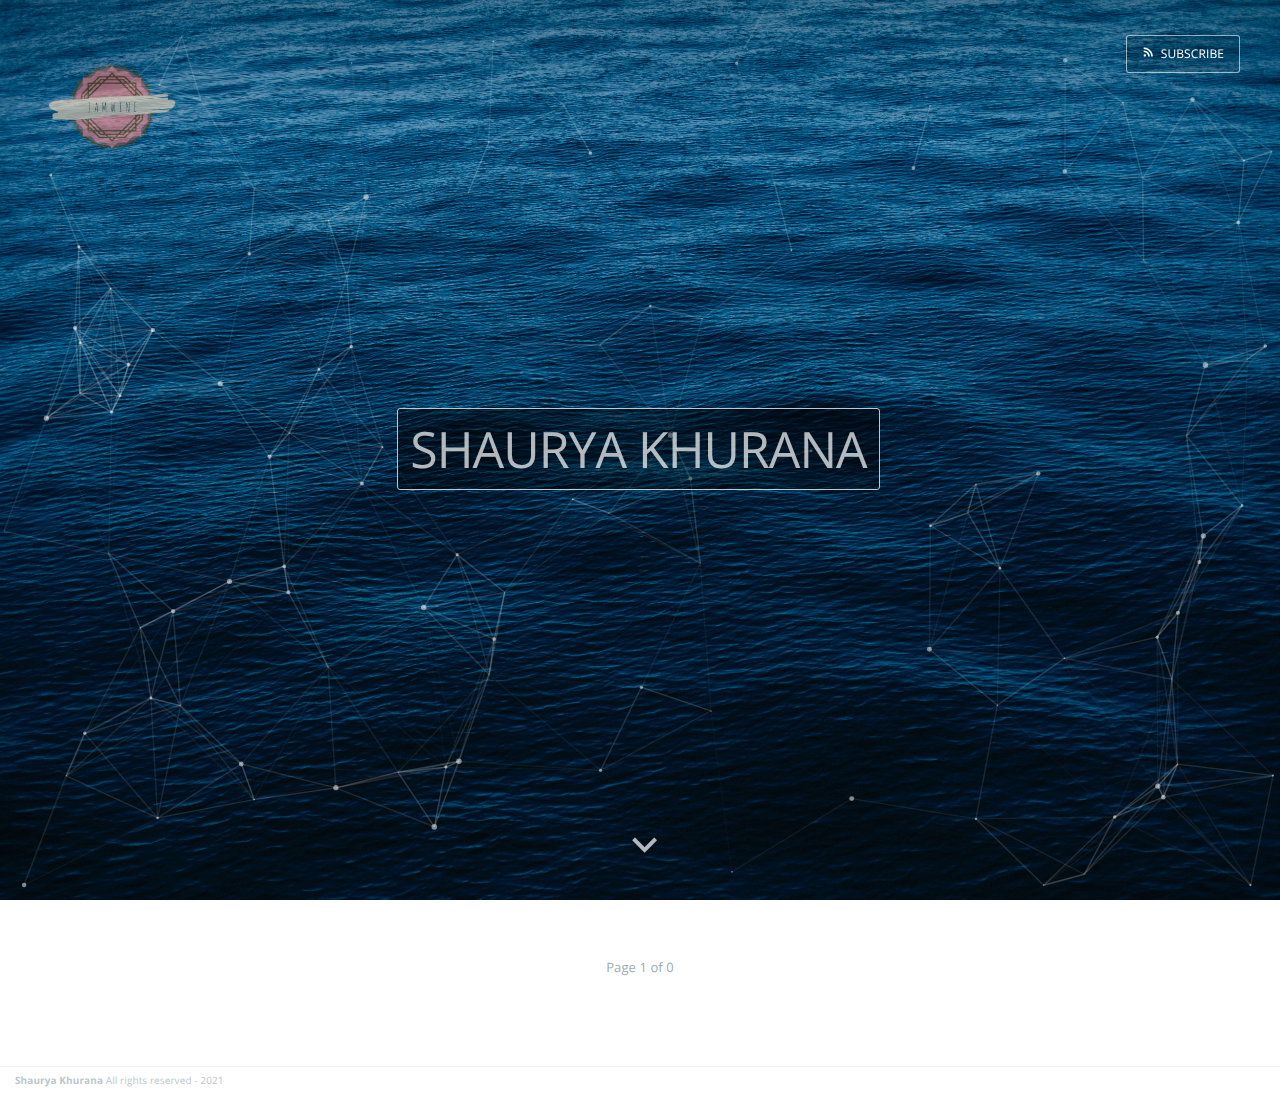
<file: categories/index.html>
<!DOCTYPE html>
<html lang="en-us">

<head>
    <meta charset="utf-8" />
    <meta http-equiv="X-UA-Compatible" content="IE=edge" />

  	<meta property="og:title" content=" Categories &middot;  Shaurya Khurana" />
  	<meta property="og:site_name" content="Shaurya Khurana" />
  	<meta property="og:url" content="https://jamwine.github.io/categories/" />
    
    
    <meta property="og:type" content="website" />
    

  <title>
     Categories &middot;  Shaurya Khurana
  </title>

    <meta name="description" content="Blog" />

    <meta name="HandheldFriendly" content="True" />
    <meta name="viewport" content="width=device-width, initial-scale=1.0" />

    <link rel="shortcut icon" href="https://jamwine.github.io/images/favicon.ico">
	  <link rel="apple-touch-icon" href="https://jamwine.github.io/images/apple-touch-icon.png" />
    
    <link rel="stylesheet" type="text/css" href="https://jamwine.github.io/css/screen.css" />
    <link rel="stylesheet" type="text/css" href="//fonts.googleapis.com/css?family=Merriweather:300,700,700italic,300italic|Open+Sans:700,400|Inconsolata" />


    
      
          <link href="https://jamwine.github.io/index.xml" rel="alternate" type="application/rss+xml" title="Shaurya Khurana" />
      
      
        <link href="https://jamwine.github.io/categories/index.xml" rel="alternate" type="application/rss+xml" title="Categories &middot; Shaurya Khurana" />
      
    
    <meta name="generator" content="Hugo 0.82.0" />

    <link rel="canonical" href="https://jamwine.github.io/categories/" />

     
</head>
<body class="nav-closed">
<div id="particles-js"></div>
  


 <div class="site-wrapper">




	<header class="main-header" style="background-image: url(https://jamwine.github.io/images/ocean.jpg)">

    <nav class="main-nav overlay clearfix">
      
        <a class="blog-logo" href="https://jamwine.github.io/"><img src="https://jamwine.github.io/images/jamwine1.png" alt="Home" /></a>
      
      
        
          <a class="menu-button icon-feed" href="https://jamwine.github.io/categories/index.xml">&nbsp;&nbsp;Subscribe</a>
        
      
    </nav>
    <div class="vertical">

        <div class="main-header-content inner">
            <h1 class="page-title">

              <a class="btn-bootstrap-2" href="#content">Shaurya Khurana</a>
          </h1>
        </div>
</div>
    <a class="scroll-down icon-arrow-left" href="#content"><span class="hidden">Scroll Down</span></a>
</header>

<main id="content" class="content" role="main">
    
    
    
    

	<div class="extra-pagination inner">
    <nav class="pagination" role="navigation">
	
	<span class="page-number">Page 1 of 0</span>
	
</nav>

	</div>

	

	<nav class="pagination" role="navigation">
	
	<span class="page-number">Page 1 of 0</span>
	
</nav>

</main>



    <footer class="site-footer clearfix">
        <section class="copyright"><a href="">Shaurya Khurana</a> All rights reserved - 2021</section>
        
    </footer>
    </div>
    <script type="text/javascript" src="https://jamwine.github.io/js/jquery.js"></script>
    <script type="text/javascript" src="https://jamwine.github.io/js/jquery.fitvids.js"></script>
    <script type="text/javascript" src="https://jamwine.github.io/js/index.js"></script>
    <script src="https://jamwine.github.io/js/particles.min.js"></script>
    <script src="https://jamwine.github.io/js/particles.js"></script>  

</body>
</html>
</file>
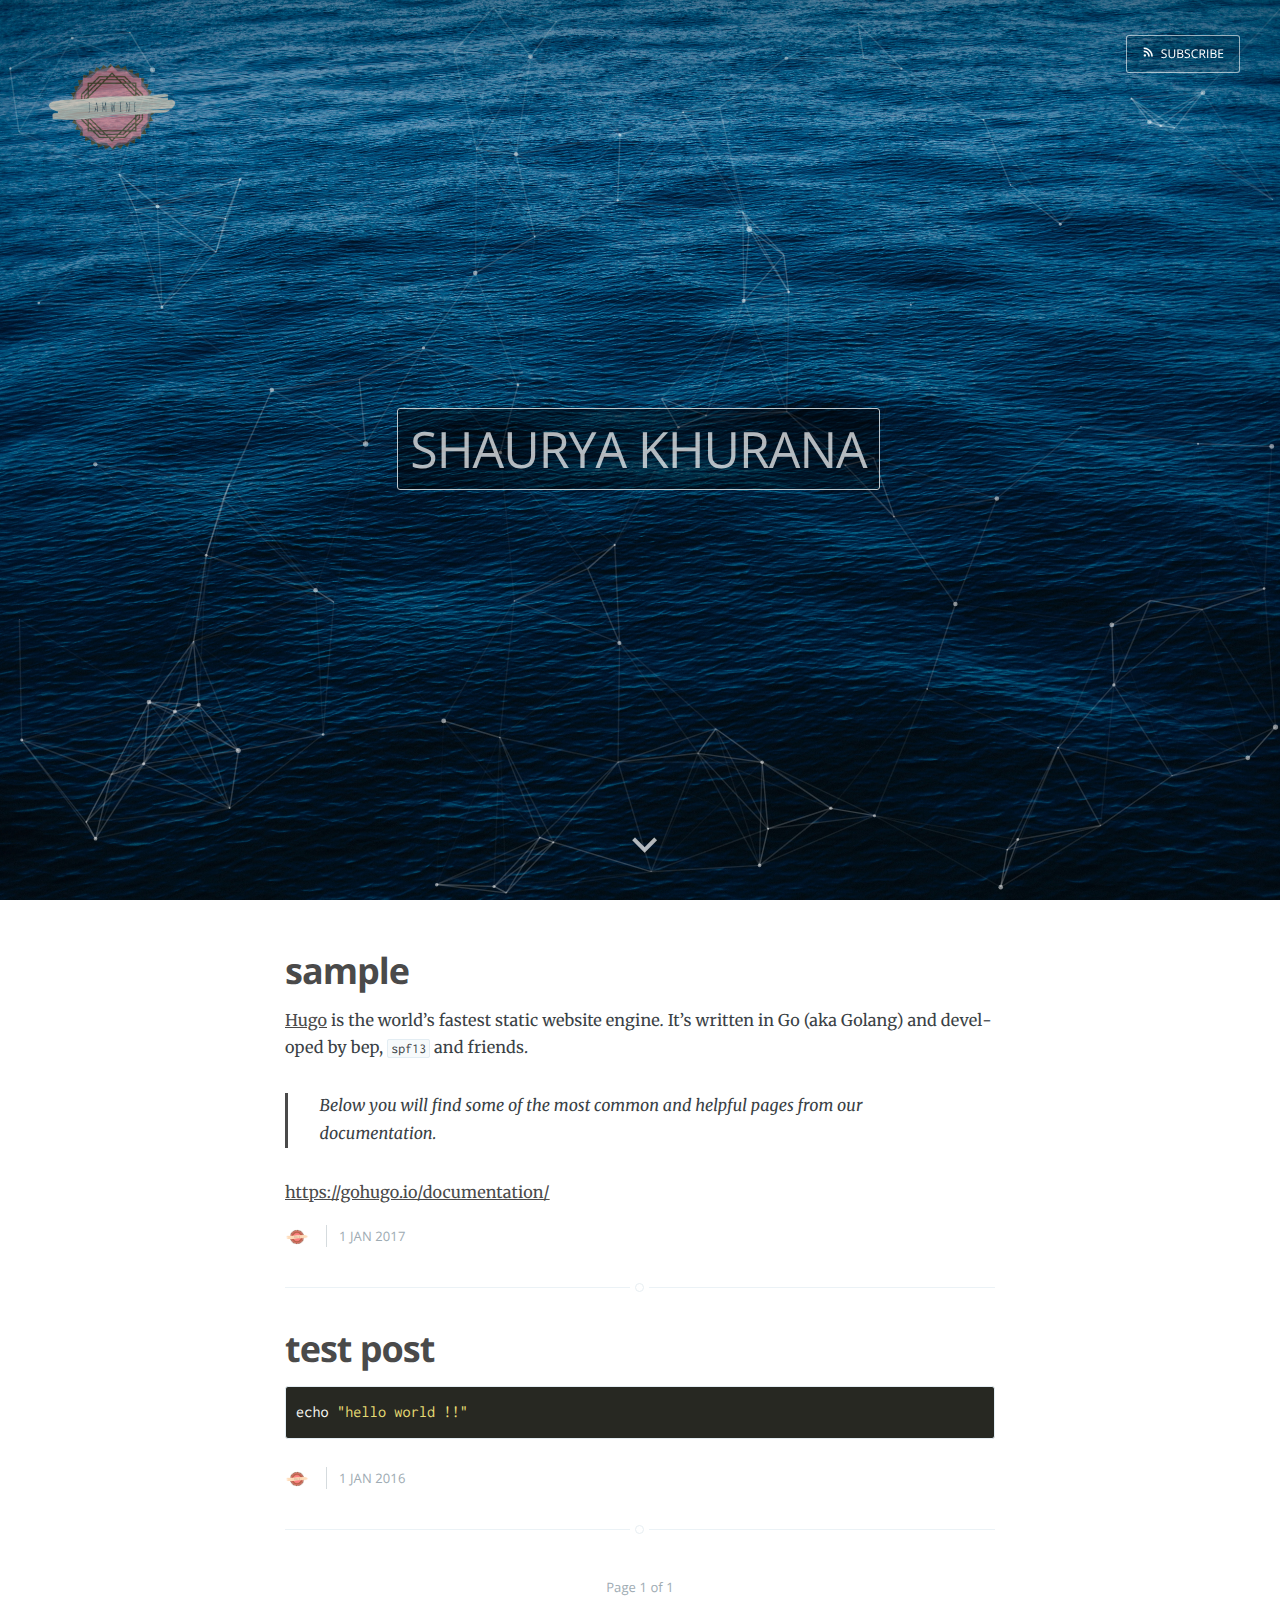
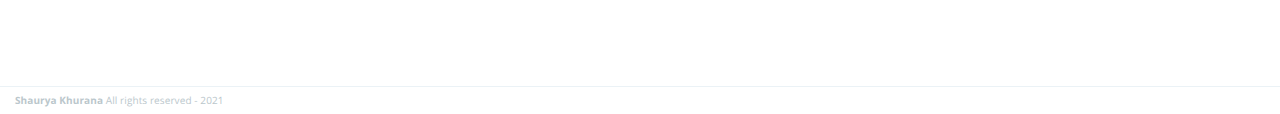
<file: post/index.html>
<!DOCTYPE html>
<html lang="en-us">

<head>
    <meta charset="utf-8" />
    <meta http-equiv="X-UA-Compatible" content="IE=edge" />

  	<meta property="og:title" content=" Posts &middot;  Shaurya Khurana" />
  	<meta property="og:site_name" content="Shaurya Khurana" />
  	<meta property="og:url" content="https://jamwine.github.io/post/" />
    
    
    <meta property="og:type" content="website" />
    

  <title>
     Posts &middot;  Shaurya Khurana
  </title>

    <meta name="description" content="Blog" />

    <meta name="HandheldFriendly" content="True" />
    <meta name="viewport" content="width=device-width, initial-scale=1.0" />

    <link rel="shortcut icon" href="https://jamwine.github.io/images/favicon.ico">
	  <link rel="apple-touch-icon" href="https://jamwine.github.io/images/apple-touch-icon.png" />
    
    <link rel="stylesheet" type="text/css" href="https://jamwine.github.io/css/screen.css" />
    <link rel="stylesheet" type="text/css" href="//fonts.googleapis.com/css?family=Merriweather:300,700,700italic,300italic|Open+Sans:700,400|Inconsolata" />


    
      
          <link href="https://jamwine.github.io/index.xml" rel="alternate" type="application/rss+xml" title="Shaurya Khurana" />
      
      
        <link href="https://jamwine.github.io/post/index.xml" rel="alternate" type="application/rss+xml" title="Posts &middot; Shaurya Khurana" />
      
    
    <meta name="generator" content="Hugo 0.82.0" />

    <link rel="canonical" href="https://jamwine.github.io/post/" />

     
</head>
<body class="nav-closed">
<div id="particles-js"></div>
  


 <div class="site-wrapper">




	<header class="main-header" style="background-image: url(https://jamwine.github.io/images/ocean.jpg)">

    <nav class="main-nav overlay clearfix">
      
        <a class="blog-logo" href="https://jamwine.github.io/"><img src="https://jamwine.github.io/images/jamwine1.png" alt="Home" /></a>
      
      
        
          <a class="menu-button icon-feed" href="https://jamwine.github.io/post/index.xml">&nbsp;&nbsp;Subscribe</a>
        
      
    </nav>
    <div class="vertical">

        <div class="main-header-content inner">
            <h1 class="page-title">

              <a class="btn-bootstrap-2" href="#content">Shaurya Khurana</a>
          </h1>
        </div>
</div>
    <a class="scroll-down icon-arrow-left" href="#content"><span class="hidden">Scroll Down</span></a>
</header>

<main id="content" class="content" role="main">
    
    
    
    

	<div class="extra-pagination inner">
    <nav class="pagination" role="navigation">
	
	<span class="page-number">Page 1 of 1</span>
	
</nav>

	</div>

	
	   
<article class="post post">
    <header class="post-header">
        <h2 class="post-title"><a href="http://jamwine.github.io/post/2017/01/01/test/">sample</a></h2>
    </header>
    <section class="post-excerpt">
      <p>
          <section class="post-content">
            <p><a href="https://gohugo.io/documentation/">Hugo</a> is the world&rsquo;s fastest static website engine. It&rsquo;s written in Go (aka Golang) and developed by bep, <code>spf13</code> and friends.</p>
<blockquote>
<p>Below you will find some of the most common and helpful pages from our documentation.</p>
</blockquote>
<p><a href="https://gohugo.io/documentation/">https://gohugo.io/documentation/</a></p>

          </section>
      </p>
      
    </section>
    <footer class="post-meta">
        
            <img class="author-thumb" src="http://jamwine.github.io/images/jamwine1.png" alt="Author image" nopin="nopin" />
        
        
        
            
        
        
        <time class="post-date" datetime="2017-01-01T00:00:00Z">
            1 Jan 2017
        </time>
    </footer>
</article>

	
	   
<article class="post post">
    <header class="post-header">
        <h2 class="post-title"><a href="http://jamwine.github.io/post/2016/01/01/test/">test post</a></h2>
    </header>
    <section class="post-excerpt">
      <p>
          <section class="post-content">
            <div class="highlight"><pre style="color:#f8f8f2;background-color:#272822;-moz-tab-size:4;-o-tab-size:4;tab-size:4"><code class="language-bash" data-lang="bash">echo <span style="color:#e6db74">&#34;hello world !!&#34;</span>
</code></pre></div>
          </section>
      </p>
      
    </section>
    <footer class="post-meta">
        
            <img class="author-thumb" src="http://jamwine.github.io/images/jamwine1.png" alt="Author image" nopin="nopin" />
        
        
        
            
        
        
        <time class="post-date" datetime="2016-01-01T00:00:00Z">
            1 Jan 2016
        </time>
    </footer>
</article>

	

	<nav class="pagination" role="navigation">
	
	<span class="page-number">Page 1 of 1</span>
	
</nav>

</main>



    <footer class="site-footer clearfix">
        <section class="copyright"><a href="">Shaurya Khurana</a> All rights reserved - 2021</section>
        
    </footer>
    </div>
    <script type="text/javascript" src="http://jamwine.github.io/js/jquery.js"></script>
    <script type="text/javascript" src="http://jamwine.github.io/js/jquery.fitvids.js"></script>
    <script type="text/javascript" src="http://jamwine.github.io/js/index.js"></script>
    <script src="http://jamwine.github.io/js/particles.min.js"></script>
    <script src="http://jamwine.github.io/js/particles.js"></script>  

</body>
</html>
</file>
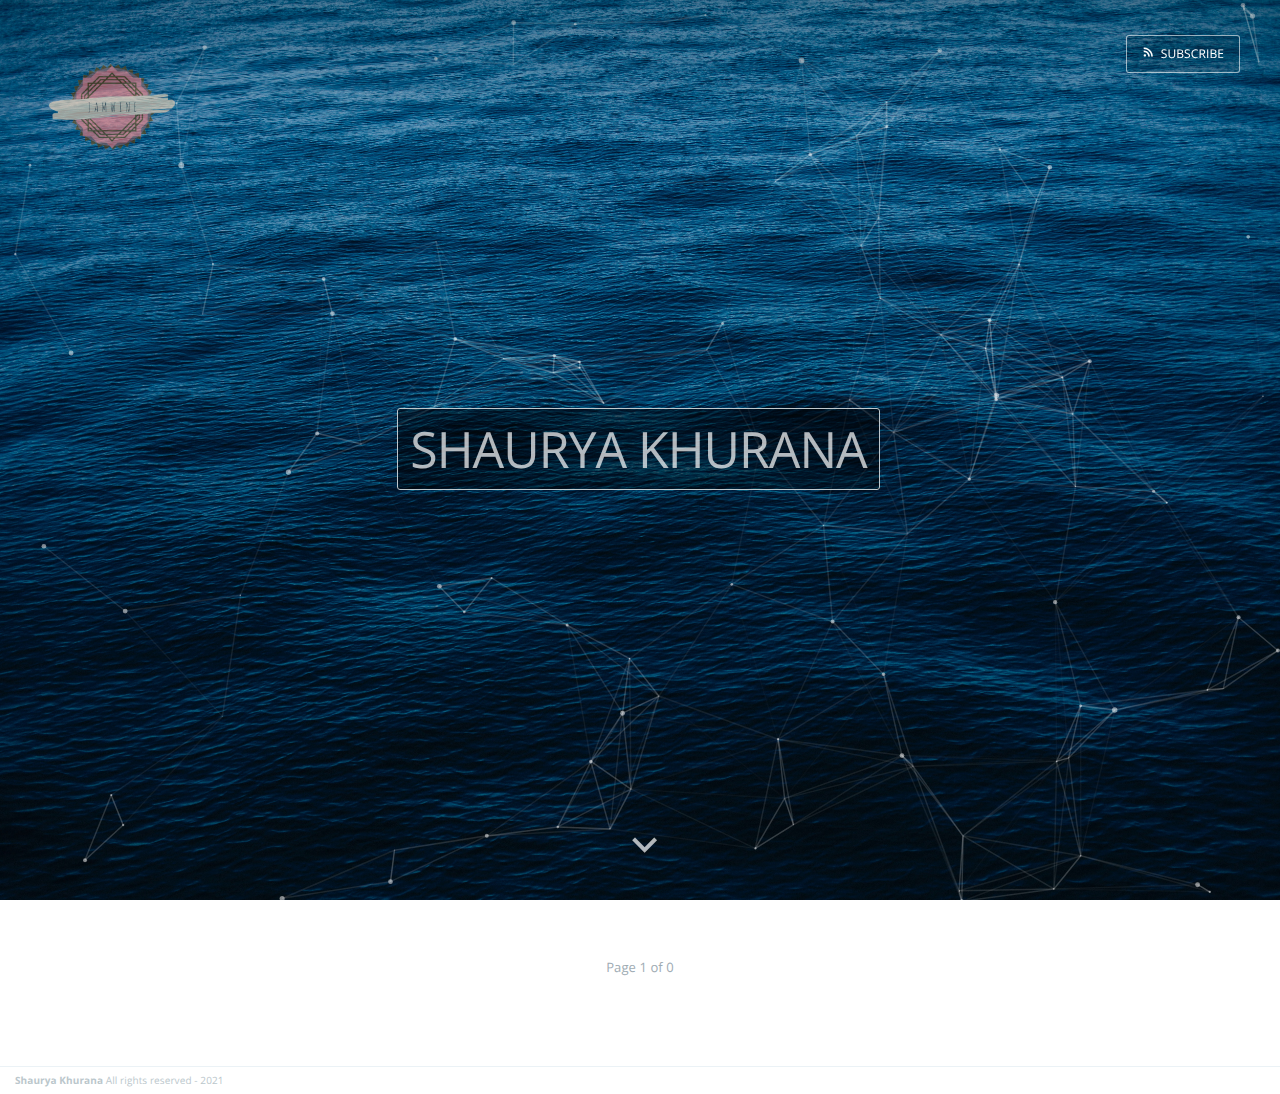
<file: tags/index.html>
<!DOCTYPE html>
<html lang="en-us">

<head>
    <meta charset="utf-8" />
    <meta http-equiv="X-UA-Compatible" content="IE=edge" />

  	<meta property="og:title" content=" Tags &middot;  Shaurya Khurana" />
  	<meta property="og:site_name" content="Shaurya Khurana" />
  	<meta property="og:url" content="https://jamwine.github.io/tags/" />
    
    
    <meta property="og:type" content="website" />
    

  <title>
     Tags &middot;  Shaurya Khurana
  </title>

    <meta name="description" content="Blog" />

    <meta name="HandheldFriendly" content="True" />
    <meta name="viewport" content="width=device-width, initial-scale=1.0" />

    <link rel="shortcut icon" href="https://jamwine.github.io/images/favicon.ico">
	  <link rel="apple-touch-icon" href="https://jamwine.github.io/images/apple-touch-icon.png" />
    
    <link rel="stylesheet" type="text/css" href="https://jamwine.github.io/css/screen.css" />
    <link rel="stylesheet" type="text/css" href="//fonts.googleapis.com/css?family=Merriweather:300,700,700italic,300italic|Open+Sans:700,400|Inconsolata" />


    
      
          <link href="https://jamwine.github.io/index.xml" rel="alternate" type="application/rss+xml" title="Shaurya Khurana" />
      
      
        <link href="https://jamwine.github.io/tags/index.xml" rel="alternate" type="application/rss+xml" title="Tags &middot; Shaurya Khurana" />
      
    
    <meta name="generator" content="Hugo 0.82.0" />

    <link rel="canonical" href="https://jamwine.github.io/tags/" />

     
</head>
<body class="nav-closed">
<div id="particles-js"></div>
  


 <div class="site-wrapper">




	<header class="main-header" style="background-image: url(https://jamwine.github.io/images/ocean.jpg)">

    <nav class="main-nav overlay clearfix">
      
        <a class="blog-logo" href="https://jamwine.github.io/"><img src="https://jamwine.github.io/images/jamwine1.png" alt="Home" /></a>
      
      
        
          <a class="menu-button icon-feed" href="https://jamwine.github.io/tags/index.xml">&nbsp;&nbsp;Subscribe</a>
        
      
    </nav>
    <div class="vertical">

        <div class="main-header-content inner">
            <h1 class="page-title">

              <a class="btn-bootstrap-2" href="#content">Shaurya Khurana</a>
          </h1>
        </div>
</div>
    <a class="scroll-down icon-arrow-left" href="#content"><span class="hidden">Scroll Down</span></a>
</header>

<main id="content" class="content" role="main">
    
    
    
    

	<div class="extra-pagination inner">
    <nav class="pagination" role="navigation">
	
	<span class="page-number">Page 1 of 0</span>
	
</nav>

	</div>

	

	<nav class="pagination" role="navigation">
	
	<span class="page-number">Page 1 of 0</span>
	
</nav>

</main>



    <footer class="site-footer clearfix">
        <section class="copyright"><a href="">Shaurya Khurana</a> All rights reserved - 2021</section>
        
    </footer>
    </div>
    <script type="text/javascript" src="https://jamwine.github.io/js/jquery.js"></script>
    <script type="text/javascript" src="https://jamwine.github.io/js/jquery.fitvids.js"></script>
    <script type="text/javascript" src="https://jamwine.github.io/js/index.js"></script>
    <script src="https://jamwine.github.io/js/particles.min.js"></script>
    <script src="https://jamwine.github.io/js/particles.js"></script>  

</body>
</html>
</file>
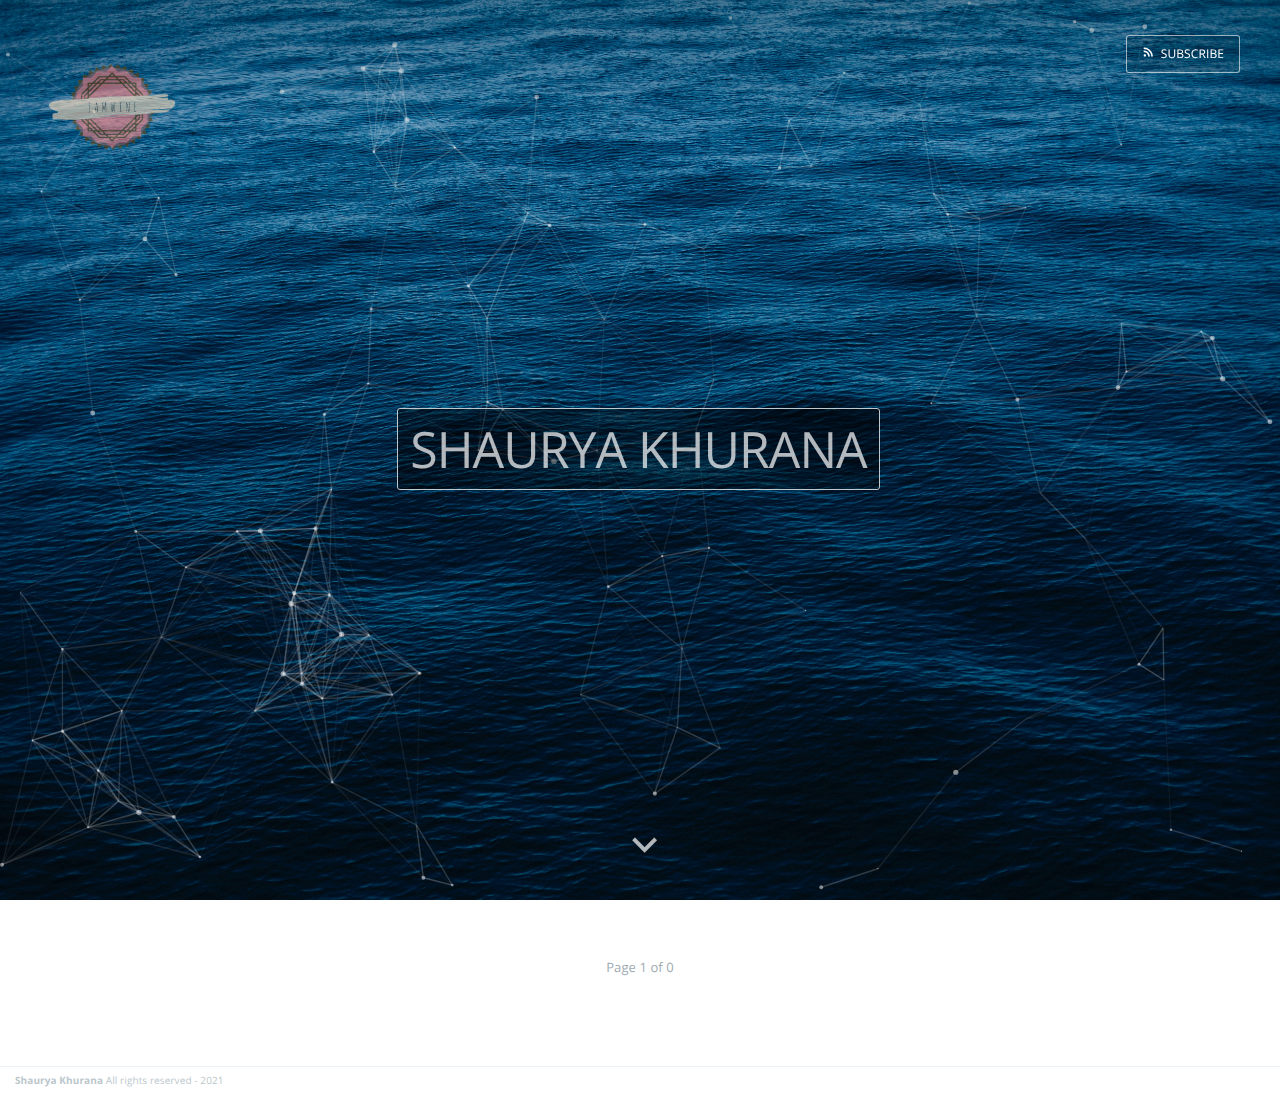
<file: categories/page/1/index.html>
<!DOCTYPE html><html><head><title>https://jamwine.github.io/categories/</title><link rel="canonical" href="https://jamwine.github.io/categories/"/><meta name="robots" content="noindex"><meta charset="utf-8" /><meta http-equiv="refresh" content="0; url=https://jamwine.github.io/categories/" /></head></html>
</file>
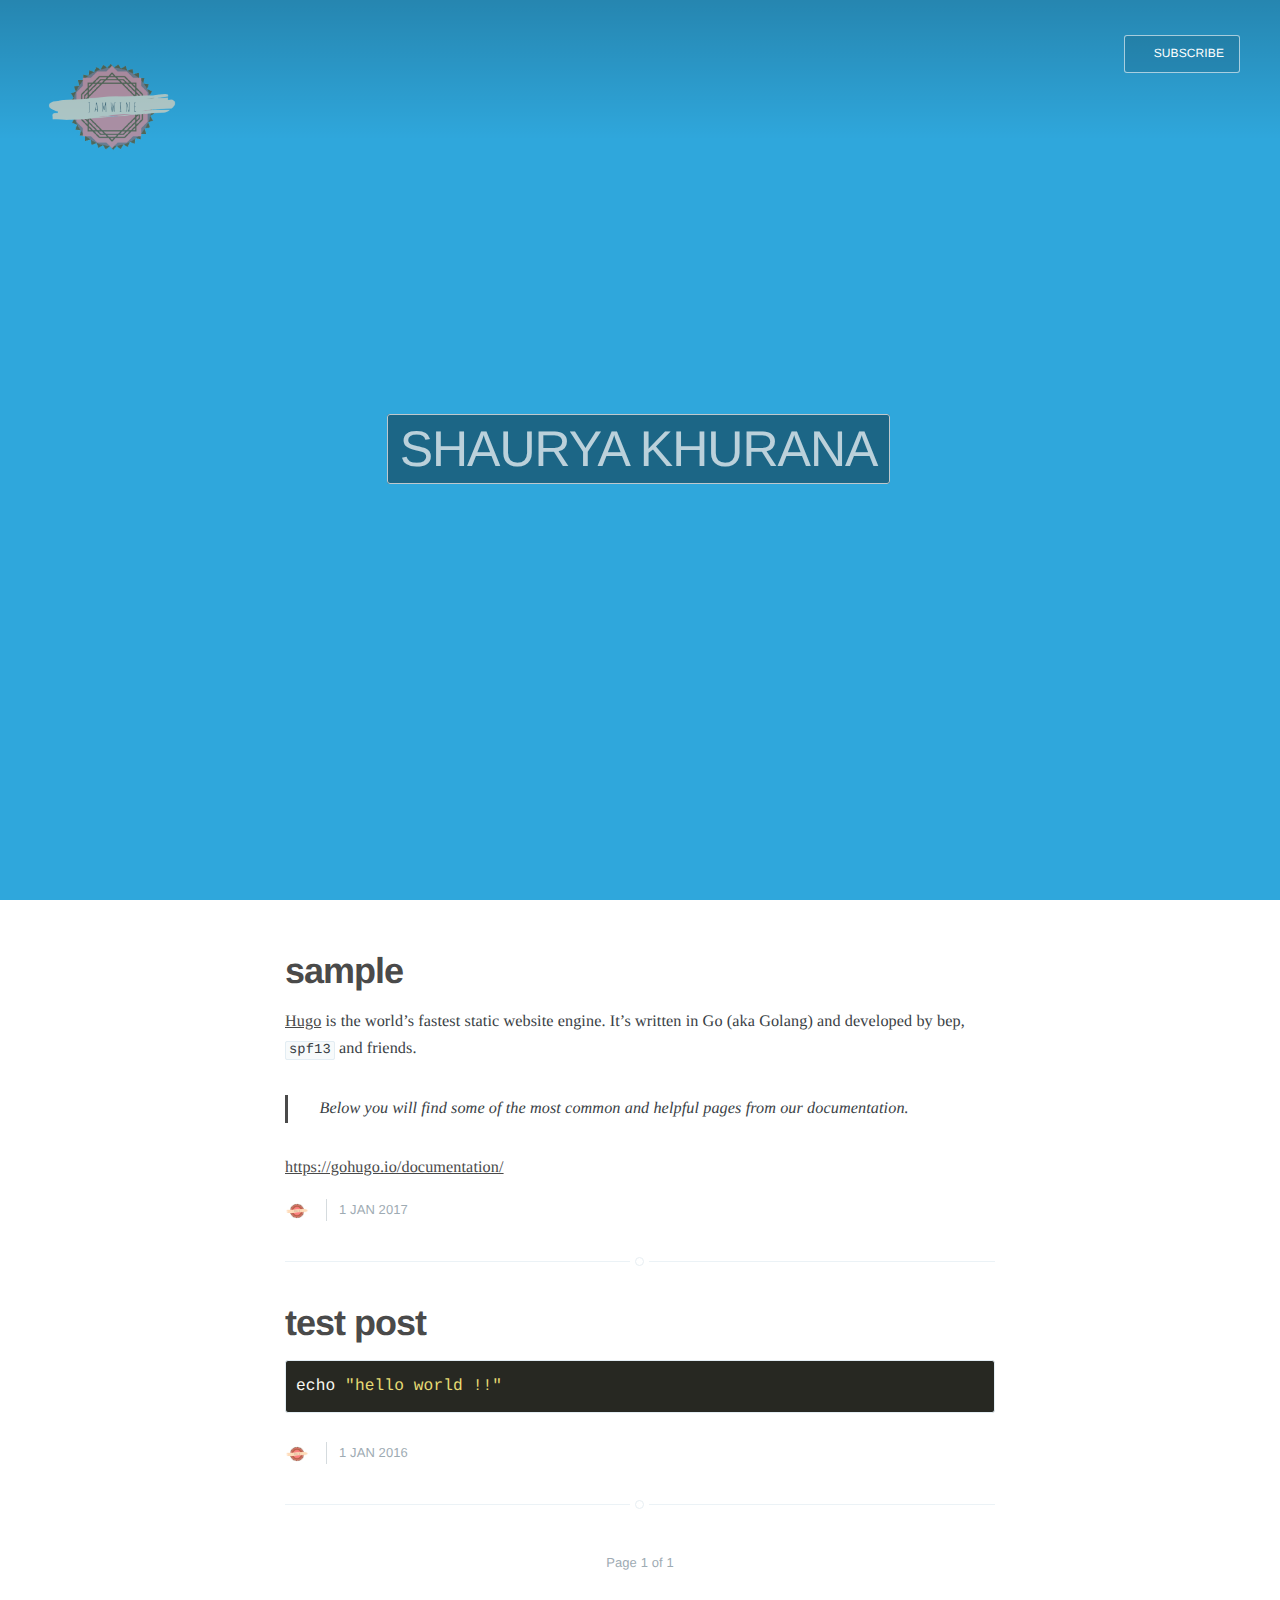
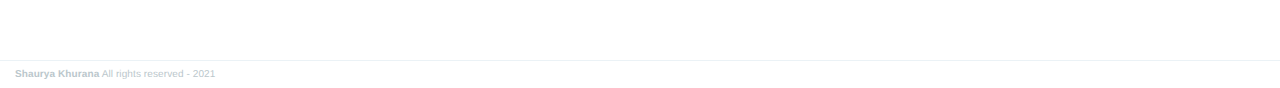
<file: post/page/1/index.html>
<!DOCTYPE html><html><head><title>https://jamwine.github.io/post/</title><link rel="canonical" href="https://jamwine.github.io/post/"/><meta name="robots" content="noindex"><meta charset="utf-8" /><meta http-equiv="refresh" content="0; url=https://jamwine.github.io/post/" /></head></html>
</file>
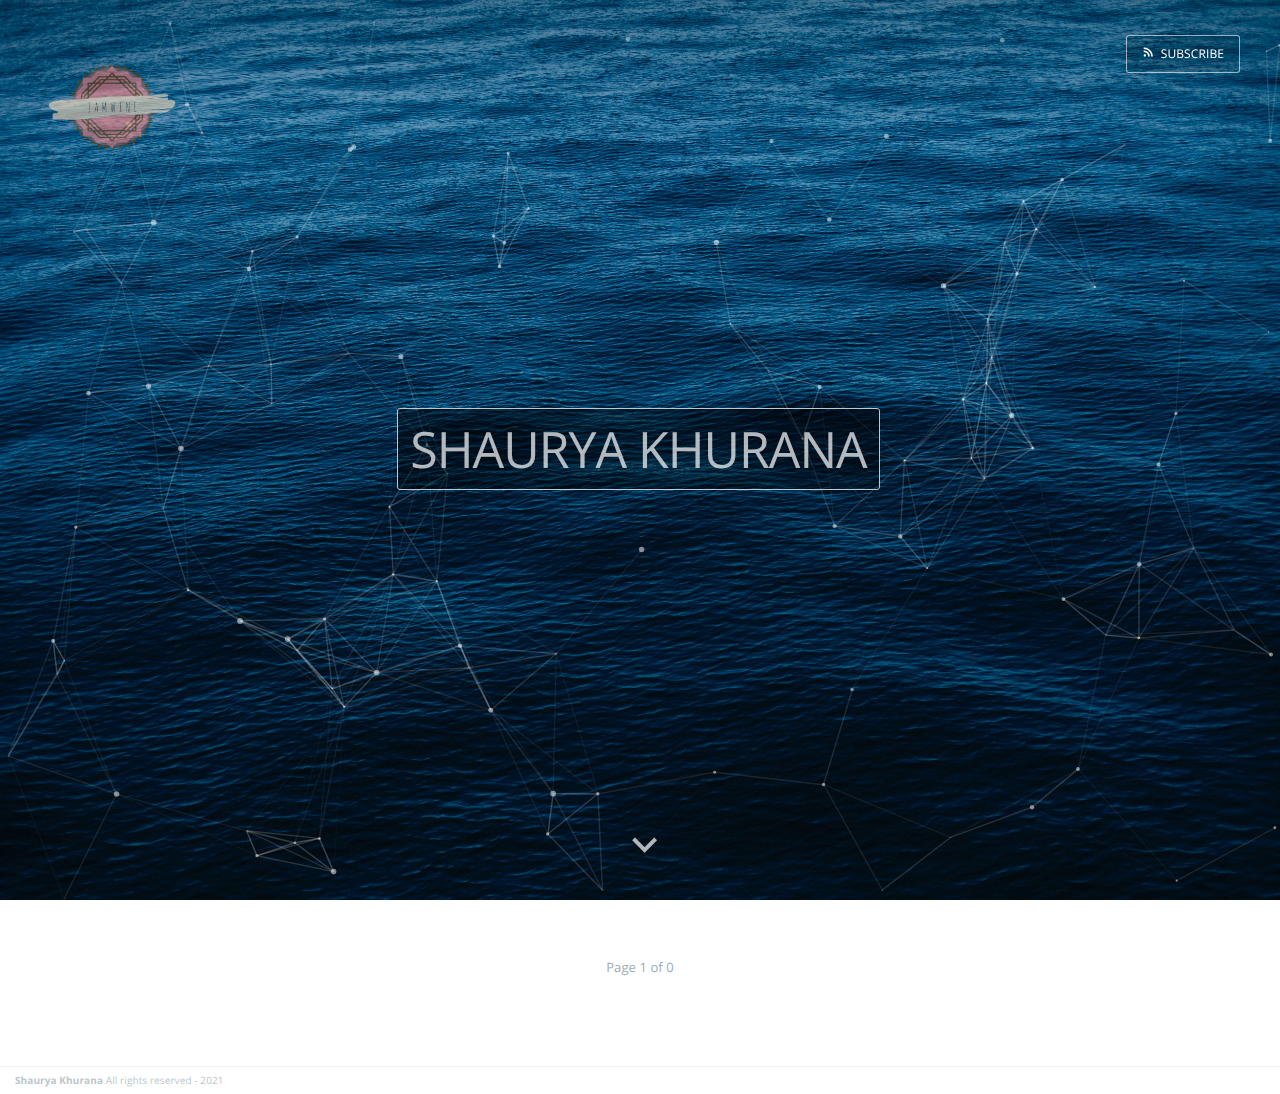
<file: tags/page/1/index.html>
<!DOCTYPE html><html><head><title>https://jamwine.github.io/tags/</title><link rel="canonical" href="https://jamwine.github.io/tags/"/><meta name="robots" content="noindex"><meta charset="utf-8" /><meta http-equiv="refresh" content="0; url=https://jamwine.github.io/tags/" /></head></html>
</file>
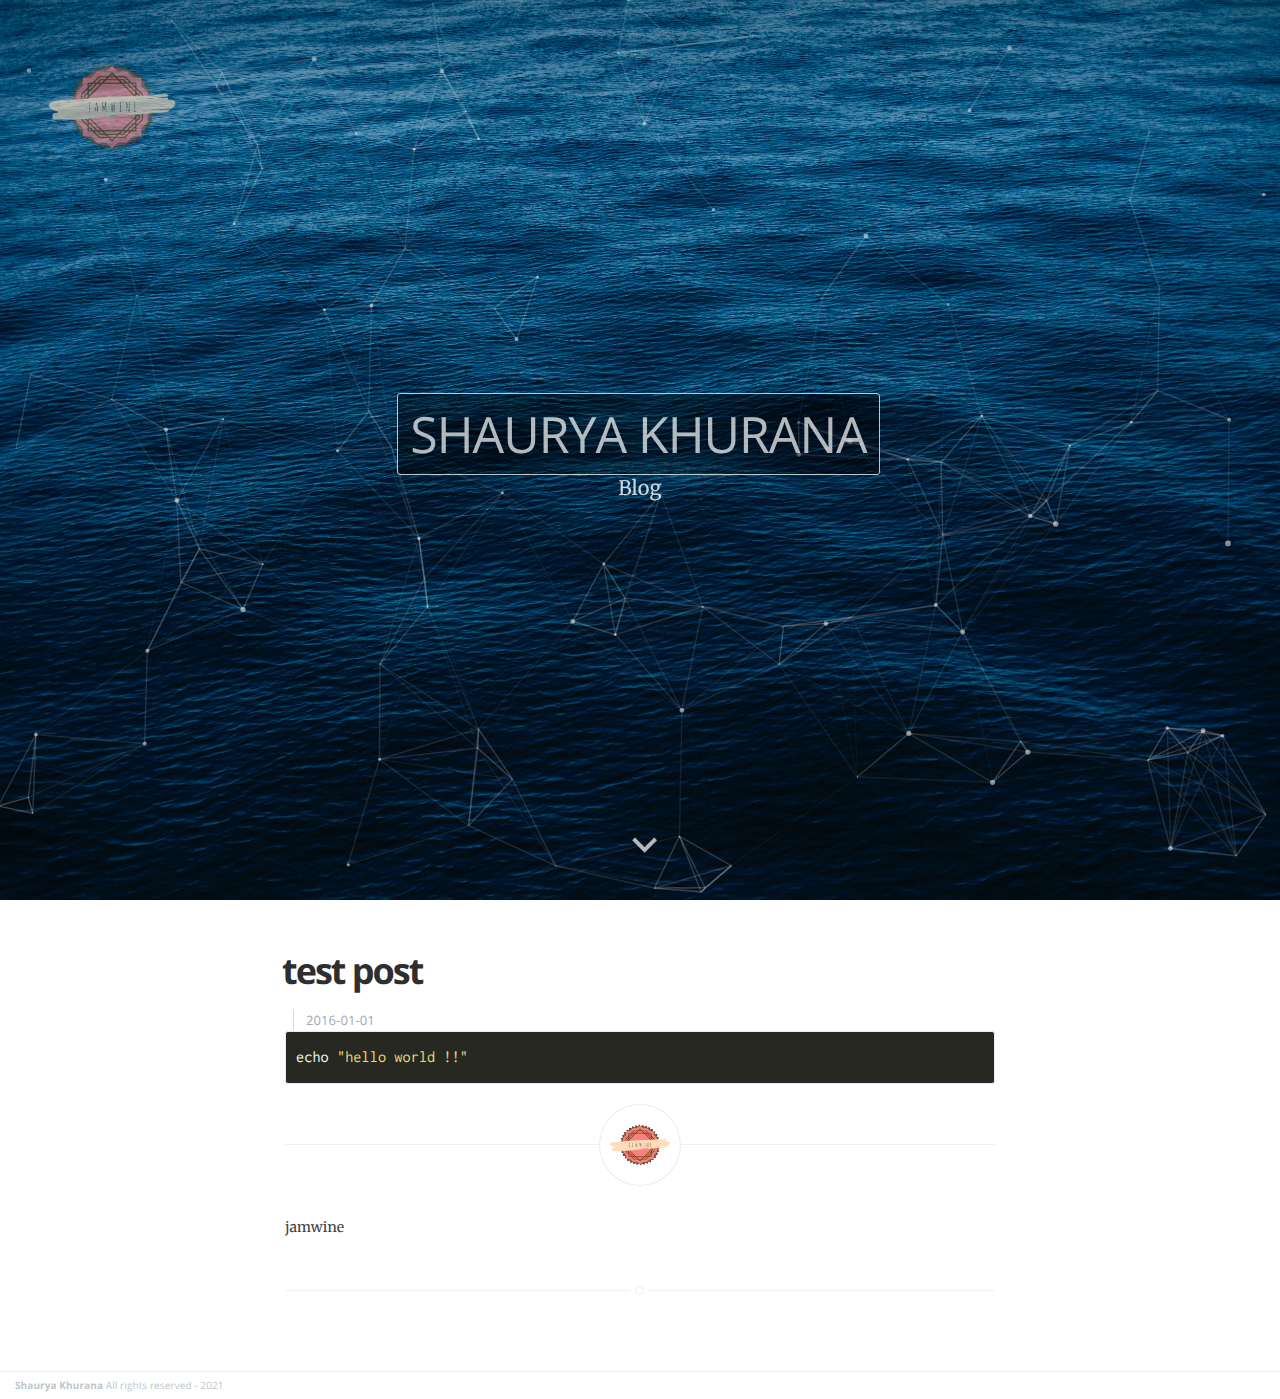
<file: post/2016/01/01/test/index.html>
<!DOCTYPE html>
<html lang="en-us">

<head>
    <meta charset="utf-8" />
    <meta http-equiv="X-UA-Compatible" content="IE=edge" />

  	<meta property="og:title" content=" test post &middot;  Shaurya Khurana" />
  	<meta property="og:site_name" content="Shaurya Khurana" />
  	<meta property="og:url" content="https://jamwine.github.io/post/2016/01/01/test/" />
    
    
  	<meta property="og:type" content="article" />

    <meta property="og:article:published_time" content="2016-01-01T00:00:00Z" />

    
    

  <title>
     test post &middot;  Shaurya Khurana
  </title>

    <meta name="description" content="Blog" />

    <meta name="HandheldFriendly" content="True" />
    <meta name="viewport" content="width=device-width, initial-scale=1.0" />

    <link rel="shortcut icon" href="https://jamwine.github.io/images/favicon.ico">
	  <link rel="apple-touch-icon" href="https://jamwine.github.io/images/apple-touch-icon.png" />
    
    <link rel="stylesheet" type="text/css" href="https://jamwine.github.io/css/screen.css" />
    <link rel="stylesheet" type="text/css" href="//fonts.googleapis.com/css?family=Merriweather:300,700,700italic,300italic|Open+Sans:700,400|Inconsolata" />


    
      
          <link href="https://jamwine.github.io/index.xml" rel="alternate" type="application/rss+xml" title="Shaurya Khurana" />
      
      
    
    <meta name="generator" content="Hugo 0.82.0" />

    <link rel="canonical" href="https://jamwine.github.io/post/2016/01/01/test/" />

     
</head>
<body class="nav-closed">
<div id="particles-js"></div>
  


 <div class="site-wrapper">



<header class="main-header " style="background-image: url(https://jamwine.github.io/images/ocean.jpg)">

    <nav class="main-nav overlay clearfix">
        
            <a class="blog-logo" href="https://jamwine.github.io/"><img src="https://jamwine.github.io/images/jamwine1.png" alt="Blog Logo" /></a>
        
        
    </nav>
<div class="vertical">
        <div class="main-header-content inner">
            <h1 class="page-title">
              <a class="btn-bootstrap-2" href="#content">Shaurya Khurana</a>
          </h1>
          <h2 class="page-description">Blog</h2>
        </div>
</div>
    <a class="scroll-down icon-arrow-left" href="#content"><span class="hidden">Scroll Down</span></a>
</header>

  <main id="content" class="content" role="main">


  <article class="post post">

    <header class="post-header">
        <h1 class="post-title">test post</h1>
        <section class="post-meta">
        
	<time class="post-date" datetime="2016-01-01">
            2016-01-01
          </time>
        
         
        </section>
    </header>

    <section class="post-content">
      <div class="highlight"><pre style="color:#f8f8f2;background-color:#272822;-moz-tab-size:4;-o-tab-size:4;tab-size:4"><code class="language-bash" data-lang="bash">echo <span style="color:#e6db74">&#34;hello world !!&#34;</span>
</code></pre></div>
    </section>


  <footer class="post-footer">


    
    <figure class="author-image">

        <a class="img" href="https://jamwine.github.io/" style="background-image: url(https://jamwine.github.io/images/jamwine1.png)"><span class="hidden">jamwine</span></a>
    </figure>
    

    <section class="author">

  <p>jamwine</p>
  

</section>


    

    

  </footer>
</article>

</main>
    <footer class="site-footer clearfix">
        <section class="copyright"><a href="">Shaurya Khurana</a> All rights reserved - 2021</section>
        
    </footer>
    </div>
    <script type="text/javascript" src="https://jamwine.github.io/js/jquery.js"></script>
    <script type="text/javascript" src="https://jamwine.github.io/js/jquery.fitvids.js"></script>
    <script type="text/javascript" src="https://jamwine.github.io/js/index.js"></script>
    <script src="https://jamwine.github.io/js/particles.min.js"></script>
    <script src="https://jamwine.github.io/js/particles.js"></script>  

</body>
</html>
</file>
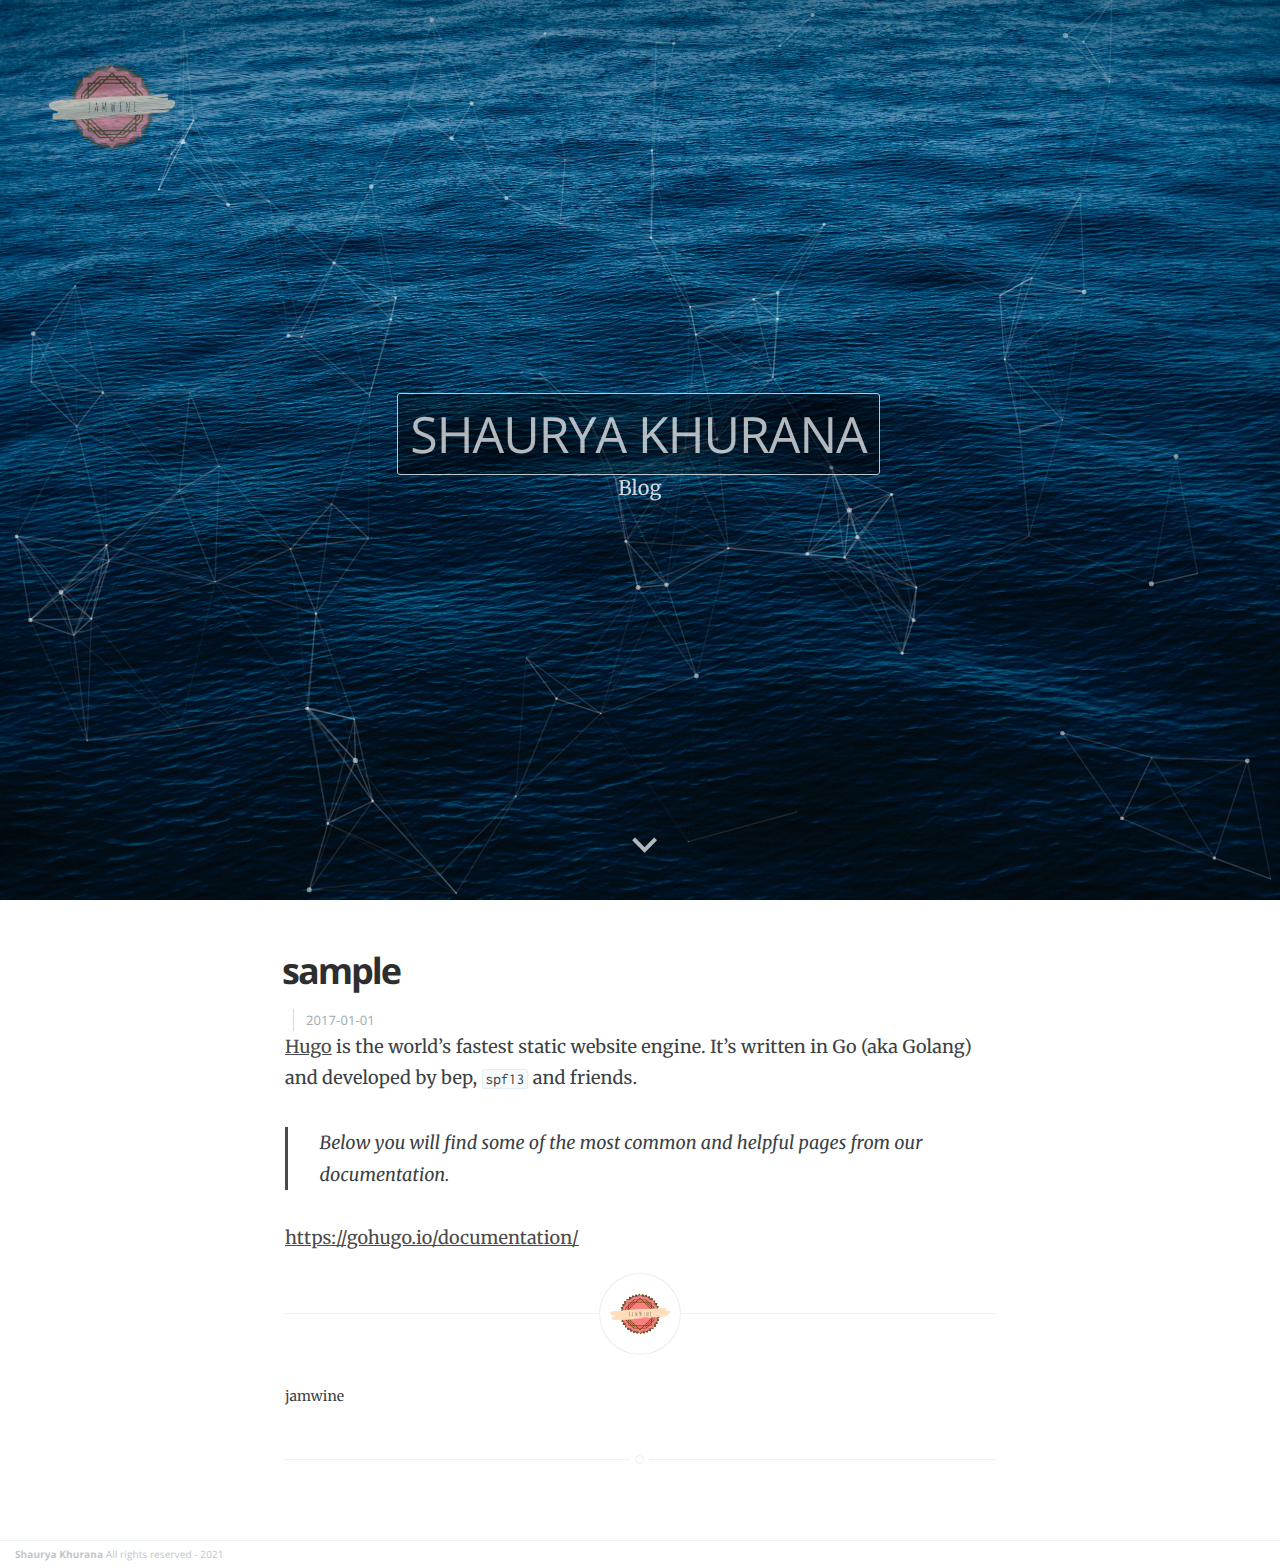
<file: post/2017/01/01/test/index.html>
<!DOCTYPE html>
<html lang="en-us">

<head>
    <meta charset="utf-8" />
    <meta http-equiv="X-UA-Compatible" content="IE=edge" />

  	<meta property="og:title" content=" sample &middot;  Shaurya Khurana" />
  	<meta property="og:site_name" content="Shaurya Khurana" />
  	<meta property="og:url" content="https://jamwine.github.io/post/2017/01/01/test/" />
    
    
  	<meta property="og:type" content="article" />

    <meta property="og:article:published_time" content="2017-01-01T00:00:00Z" />

    
    

  <title>
     sample &middot;  Shaurya Khurana
  </title>

    <meta name="description" content="Blog" />

    <meta name="HandheldFriendly" content="True" />
    <meta name="viewport" content="width=device-width, initial-scale=1.0" />

    <link rel="shortcut icon" href="https://jamwine.github.io/images/favicon.ico">
	  <link rel="apple-touch-icon" href="https://jamwine.github.io/images/apple-touch-icon.png" />
    
    <link rel="stylesheet" type="text/css" href="https://jamwine.github.io/css/screen.css" />
    <link rel="stylesheet" type="text/css" href="//fonts.googleapis.com/css?family=Merriweather:300,700,700italic,300italic|Open+Sans:700,400|Inconsolata" />


    
      
          <link href="https://jamwine.github.io/index.xml" rel="alternate" type="application/rss+xml" title="Shaurya Khurana" />
      
      
    
    <meta name="generator" content="Hugo 0.82.0" />

    <link rel="canonical" href="https://jamwine.github.io/post/2017/01/01/test/" />

     
</head>
<body class="nav-closed">
<div id="particles-js"></div>
  


 <div class="site-wrapper">



<header class="main-header " style="background-image: url(https://jamwine.github.io/images/ocean.jpg)">

    <nav class="main-nav overlay clearfix">
        
            <a class="blog-logo" href="https://jamwine.github.io/"><img src="https://jamwine.github.io/images/jamwine1.png" alt="Blog Logo" /></a>
        
        
    </nav>
<div class="vertical">
        <div class="main-header-content inner">
            <h1 class="page-title">
              <a class="btn-bootstrap-2" href="#content">Shaurya Khurana</a>
          </h1>
          <h2 class="page-description">Blog</h2>
        </div>
</div>
    <a class="scroll-down icon-arrow-left" href="#content"><span class="hidden">Scroll Down</span></a>
</header>

  <main id="content" class="content" role="main">


  <article class="post post">

    <header class="post-header">
        <h1 class="post-title">sample</h1>
        <section class="post-meta">
        
	<time class="post-date" datetime="2017-01-01">
            2017-01-01
          </time>
        
         
        </section>
    </header>

    <section class="post-content">
      <p><a href="https://gohugo.io/documentation/">Hugo</a> is the world&rsquo;s fastest static website engine. It&rsquo;s written in Go (aka Golang) and developed by bep, <code>spf13</code> and friends.</p>
<blockquote>
<p>Below you will find some of the most common and helpful pages from our documentation.</p>
</blockquote>
<p><a href="https://gohugo.io/documentation/">https://gohugo.io/documentation/</a></p>

    </section>


  <footer class="post-footer">


    
    <figure class="author-image">

        <a class="img" href="https://jamwine.github.io/" style="background-image: url(https://jamwine.github.io/images/jamwine1.png)"><span class="hidden">jamwine</span></a>
    </figure>
    

    <section class="author">

  <p>jamwine</p>
  

</section>


    

    

  </footer>
</article>

</main>
    <footer class="site-footer clearfix">
        <section class="copyright"><a href="">Shaurya Khurana</a> All rights reserved - 2021</section>
        
    </footer>
    </div>
    <script type="text/javascript" src="https://jamwine.github.io/js/jquery.js"></script>
    <script type="text/javascript" src="https://jamwine.github.io/js/jquery.fitvids.js"></script>
    <script type="text/javascript" src="https://jamwine.github.io/js/index.js"></script>
    <script src="https://jamwine.github.io/js/particles.min.js"></script>
    <script src="https://jamwine.github.io/js/particles.js"></script>  

</body>
</html>
</file>
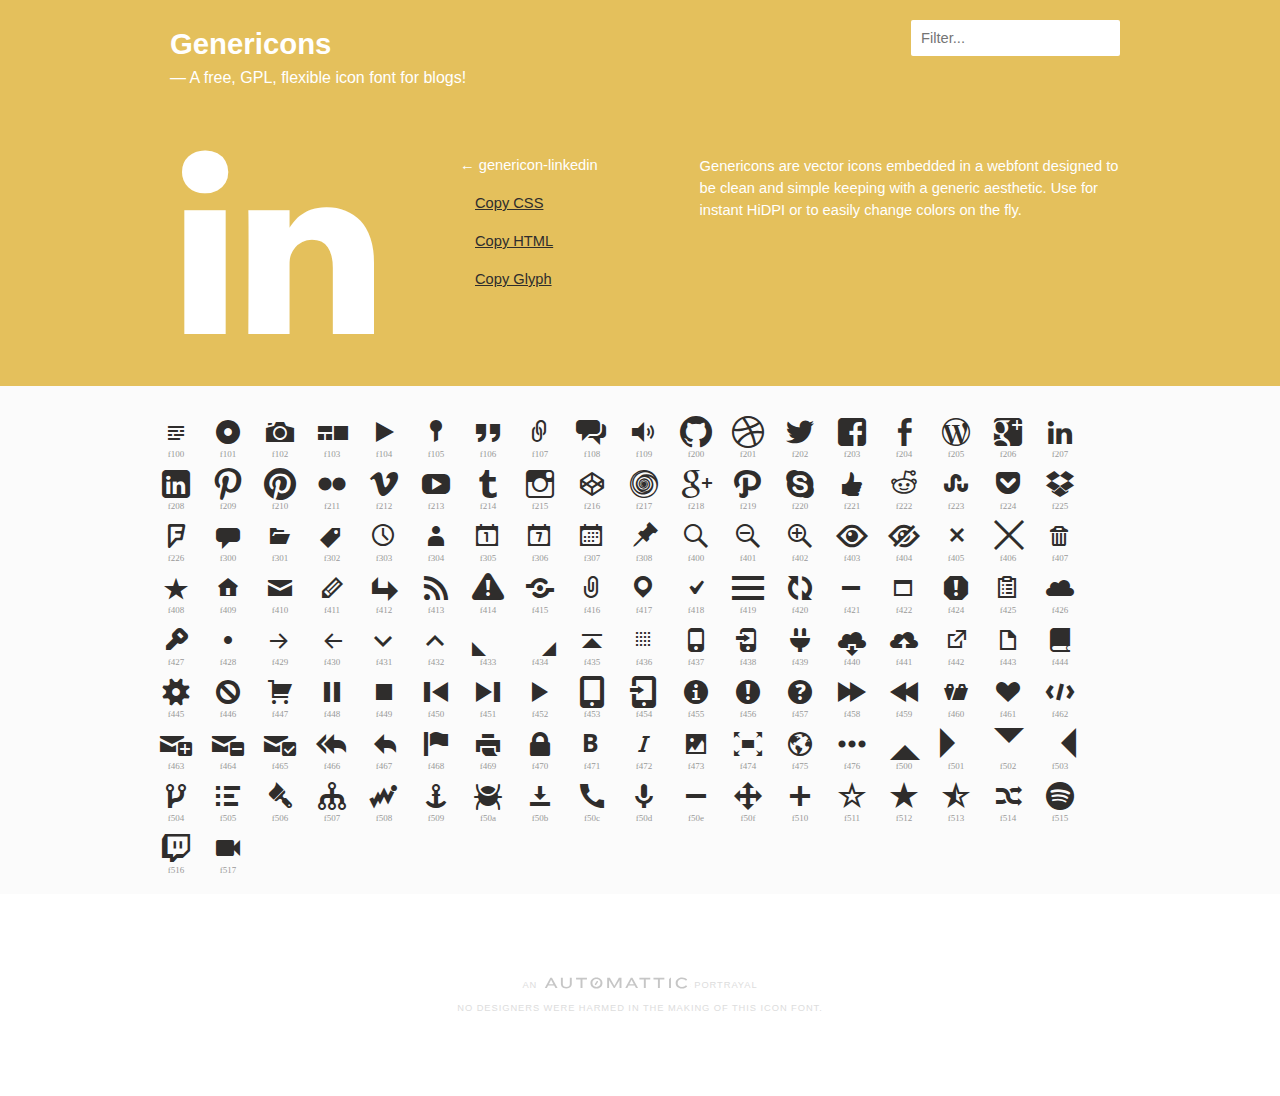
<file: fonts/example.html>
<!DOCTYPE html>
<html>
<head>
<title>Genericons</title>
<link rel="stylesheet" href="genericons.css">
<script type="text/javascript" src="https://ajax.googleapis.com/ajax/libs/jquery/1.7.2/jquery.min.js"></script>
<style type="text/css">
/**
 * Example page CSS
 */

body {
	font-family: sans-serif;
	line-height: 1.5;
	margin: 0;
	color: #2f2d2c;
	background: #fff;
	font-size: 11pt;
}

a {
	color: #2f2d2c;
}

h4 {
	margin-top: 40px;
}

#iconlist {
	clear: both;
	margin-bottom: 20px;
}

#iconlist div {
	padding: 10px;
	overflow: hidden;
	white-space: nowrap;
	font-size: 32px;
	line-height: 1;
	position: relative;
	width: 32px;
	height: 32px;
}

#iconlist div:before {
	margin-right: 20px;
}

#iconlist div:hover {
	cursor: pointer;
	color: #e4c05c;
}

#primary {
	background: #e4c05c;
	overflow: hidden;
}

#content {
	position: relative;
	color: #fff;
	max-width: 980px;
	padding: 0 10px;
	margin: 0 auto;
}

#icons {
	background: #fbfbfb;
}

#icons #iconlist {
	max-width: 980px;
	box-sizing: border-box;
	-moz-box-sizing:border-box;
	-webkit-box-sizing:border-box;
	padding: 20px 0;
	margin: 0 auto;
}

#glyph {
	float: left;
	width: 50%;
	box-sizing: border-box;
	-moz-box-sizing:border-box;
	-webkit-box-sizing:border-box;
	-ms-box-sizing:border-box;
	padding: 20px 0;
}

#glyph .info {
	float: right;
	width: 180px;
	padding: 36px 0 0 0;
}

#glyph .info a {
	color: #2f2d2c;
	display: block;
	padding: 8px 0 8px 15px;
}

#glyph .info strong {
	font-weight: normal;
	display: block;
	padding: 8px 0;
}

#glyph .genericon {
	font-size: 256px;
	width: 256px;
	height: 256px;
	overflow: visible;
	float: left;
}

.description {
	margin-top: 50px;
	width: 48%;
	float: right;
	padding-left: 40px;
	margin-left: 2%;
	box-sizing: border-box;
	-moz-box-sizing:border-box;
	-webkit-box-sizing:border-box;
	-ms-box-sizing:border-box;
	background-size: 4px 4px;
}

#primary h2 {
	color: white;
	margin: 0 auto;
	padding: 22px 0 0 20px;
	max-width: 980px;
	font-size: 2em;
}

#primary h2 span {
	display: block;
	font-weight: normal;
	font-size: 12pt;
}

#footer {
	clear: both;
	max-width: 980px;
	margin: 80px auto;
	text-align: center;
	text-transform: uppercase;
	letter-spacing: .1em;
	font-size: 7pt;
	color: #ddd;
}

#footer a {
	color: #ccc;
	display: inline-block;
	width: 150px;
	overflow: hidden;
	text-indent: 100%;
	position: relative;
	top: 2px;
	opacity: .3;
	background-repeat: no-repeat;
	background-position: center top;
	background-image: url('[data-uri]');
}

#footer a:hover {
	opacity: 1;
}

pre, code {
	font: 14px/1.5 monospace;
}

.code {
	display: block;
	font: 14px/1.5 monospace;
	width: 600px;
	white-space: pre;
	border: 1px solid #ccc;
	padding: 10px;
	overflow: auto;
	min-height: 110px;
}

#iconlist .new, #iconlist .update {
	position: relative;
}

#iconlist .new:after, #iconlist .update:after {
	color: #e4c05c;
	display: block;
	content: "NEW";
	font: bold 8px/1 sans-serif;
	position: absolute;
	top: 0px;
	text-align: center;
	z-index: 10;
	width: 100%;
}

#iconlist .update:after {
	content: "UPDATE";
	left: -1px;
}

body.searching #iconlist span.update:after, body.searching #iconlist span.new:after {
	display: none;
}

#search {
	border: 0;
	border-radius: 2px;
	position: absolute;
	right: 20px;
	font: 11pt sans-serif;
	padding: 10px;
	top: 20px;
	background: rgba(255,255,255,.8);
}

#search:focus {
	background: #fff;
	outline: none;
}

.genericon-404 {
	display: none !important; /* This is an easter egg */
}

.genericon:after {
	content: attr(alt);
	display: block;
	font-size: 9px;
	color: #999;
	text-align: center;
}

.hideUACs.genericon:after {
	content: none;
}


@media only screen and ( max-width: 900px ) {

	#glyph {
		float: none;
		width: 100%;
	}
	
	#glyph .info {
		width: 30%;
	}
	#glyph .genericon {
		width: 70%;
	}

	.description {
		clear: both;
		width: 100%;
		background: none;
		padding-left: 0;
		float: none;
	}

}
</style>
<script type="text/javascript">
/**
 * Example page JS
 */

function copyToClipboard ( text, copyMode ) {
	if ( copyMode == "css" ) {
		window.prompt( "Copy this, then paste in your CSS :before selector.", text );
	} else if ( copyMode == "html" ) {
		window.prompt( "Copy this, then paste in your HTML.", text );
	} else {
		window.prompt( "Copy this, then paste in your Photoshop textfield.", text );
	}
}

function pickRandomIcon() {
	var divs = jQuery("#iconlist div").get().sort(function(){
			return Math.round(Math.random())-0.5;
		}).slice(0,1);

	attr = jQuery(divs).attr('alt');
	cssclass = jQuery(divs).attr('class');
	displayGlyph( attr, cssclass );

}

function displayGlyph( attr, cssclass ) {

	// set permalink
	var permalink = cssclass.split(' genericon-')[1];
	window.location.hash = permalink;

	// css copy string
	csstext = "content: \'\\" + attr + "';";

	// html copy string
	htmltext = '<span class="' + cssclass + '"></span>';

	// glyph copy string
	glyphtemp = "&#x" + attr + ";";
	jQuery('#temp').html( glyphtemp );
	glyphtext = jQuery('#temp').text();

	// final output
	output = '<div class="' + cssclass + '"></div>'
	+ '<div class="info">'
		+ '<strong>&larr; ' + cssclass.split( ' ' )[1] + '</strong>'
		+ '<a href="javascript:copyToClipboard(csstext, \'css\')">Copy CSS</a>'
		+ '<a href="javascript:copyToClipboard(htmltext, \'html\')">Copy HTML</a>'
		+ '<a href="javascript:copyToClipboard(glyphtext)">Copy Glyph</a>'
	+ '</div>';

	jQuery( '#glyph' ).html( output );

}

function sortUnicode ( a, b ) {
	var numberA = jQuery(a).attr('alt').replace('f', '');
	var numberB = jQuery(b).attr('alt').replace('f', '');
	var contentA =parseInt( numberA, 16 );
	var contentB =parseInt( numberB, 16 );
	return (contentA < contentB) ? -1 : (contentA > contentB) ? 1 : 0;
}

jQuery(document).ready(function() {

	// pick random icon if no permalink, otherwise go to permalink
	if ( window.location.hash ) {
		permalink = "genericon-" + window.location.hash.split('#')[1];
		attr = jQuery( '.' + permalink ).attr( 'alt' );
		cssclass = jQuery( '.' + permalink ).attr('class');
		displayGlyph( attr, cssclass );
	} else {
		pickRandomIcon();
	}

	jQuery( '#iconlist div' ).click(function() {

		attr = jQuery( this ).attr( 'alt' );
		cssclass = jQuery( this ).attr( 'class' );

		displayGlyph( attr, cssclass );

	});

	var $rows = jQuery('#iconlist div');
	jQuery('#search').keyup(function() {
	
		// remove update text when using search
		jQuery('body').addClass('searching');
	
	    var val = jQuery.trim(jQuery(this).val()).replace(/ +/g, ' ').toLowerCase();
	
	    $rows.show().filter(function() {
	        var text = jQuery(this).text().replace(/\s+/g, ' ').toLowerCase();
	        return !~text.indexOf(val);
	    }).hide();
	});
	
	jQuery('input#search').focus();

	// sort based on number
	jQuery('#iconlist div').sort( sortUnicode ).appendTo('#iconlist');

});

function toggleUACs() {
	jQuery('.genericon').toggleClass('hideUACs');
}
</script>
</head>

<body>

<div id="main">

	<div id="primary">
		<div id="content">

			<h2>Genericons <span>&mdash; A free, GPL, flexible icon font for blogs!</span></h2>

			<input placeholder="Filter..." name="search" id="search" type="text" value="" maxlength="150" />

			<div id="glyph">
			</div>
			
			<div class="description">
				<p>Genericons are vector icons embedded in a webfont designed to be clean and simple keeping with a generic aesthetic. Use for instant HiDPI or to easily change colors on the fly.</p>
			</div>
			
		</div>
	</div>

	<div id="icons">
		<div id="iconlist">
		
			<!-- note, the text inside the HTML elements is purely for the seach -->
			
			<div alt="f423" class="genericon genericon-404" title="genericon-404">404</div>
			
			<div alt="f508" class="genericon genericon-activity" title="genericon-activity">activity</div>
			
			<div alt="f509" class="genericon genericon-anchor" title="genericon-anchor">anchor</div>
			
			<div alt="f101" class="genericon genericon-aside" title="genericon-aside">aside</div>
			
			<div alt="f416" class="genericon genericon-attachment" title="genericon-attachment">attachment</div>
			
			<div alt="f109" class="genericon genericon-audio" title="genericon-audio">audio</div>
			
			<div alt="f471" class="genericon genericon-bold" title="genericon-bold">bold</div>
			
			<div alt="f444" class="genericon genericon-book" title="genericon-book">book</div>
			
			<div alt="f50a" class="genericon genericon-bug" title="genericon-bug">bug</div>
			
			<div alt="f447" class="genericon genericon-cart" title="genericon-cart">cart</div>
			
			<div alt="f301" class="genericon genericon-category" title="genericon-category">category</div>
			
			<div alt="f108" class="genericon genericon-chat" title="genericon-chat">chat</div>
			
			<div alt="f418" class="genericon genericon-checkmark" title="genericon-checkmark">checkmark</div>
			
			<div alt="f405" class="genericon genericon-close" title="genericon-close">close</div>
			
			<div alt="f406" class="genericon genericon-close-alt" title="genericon-close-alt">close-alt</div>
			
			<div alt="f426" class="genericon genericon-cloud" title="genericon-cloud">cloud</div>
			
			<div alt="f440" class="genericon genericon-cloud-download" title="genericon-cloud-download">cloud-download</div>
			
			<div alt="f441" class="genericon genericon-cloud-upload" title="genericon-cloud-upload">cloud-upload</div>
			
			<div alt="f462" class="genericon genericon-code" title="genericon-code">code</div>
			
			<div alt="f216" class="genericon genericon-codepen" title="genericon-codepen">codepen</div>
			
			<div alt="f445" class="genericon genericon-cog" title="genericon-cog">cog</div>
			
			<div alt="f432" class="genericon genericon-collapse" title="genericon-collapse">collapse</div>
			
			<div alt="f300" class="genericon genericon-comment" title="genericon-comment">comment</div>
			
			<div alt="f305" class="genericon genericon-day" title="genericon-day">day</div>
			
			<div alt="f221" class="genericon genericon-digg" title="genericon-digg">digg</div>
			
			<div alt="f443" class="genericon genericon-document" title="genericon-document">document</div>
			
			<div alt="f428" class="genericon genericon-dot" title="genericon-dot">dot</div>
			
			<div alt="f502" class="genericon genericon-downarrow" title="genericon-downarrow">downarrow</div>
			
			<div alt="f50b" class="genericon genericon-download" title="genericon-download">download</div>
			
			<div alt="f436" class="genericon genericon-draggable" title="genericon-draggable">draggable</div>
			
			<div alt="f201" class="genericon genericon-dribbble" title="genericon-dribbble">dribbble</div>
			
			<div alt="f225" class="genericon genericon-dropbox" title="genericon-dropbox">dropbox</div>
			
			<div alt="f433" class="genericon genericon-dropdown" title="genericon-dropdown">dropdown</div>
			
			<div alt="f434" class="genericon genericon-dropdown-left" title="genericon-dropdown-left">dropdown-left</div>
			
			<div alt="f411" class="genericon genericon-edit" title="genericon-edit">edit</div>
			
			<div alt="f476" class="genericon genericon-ellipsis" title="genericon-ellipsis">ellipsis</div>
			
			<div alt="f431" class="genericon genericon-expand" title="genericon-expand">expand</div>
			
			<div alt="f442" class="genericon genericon-external" title="genericon-external">external</div>
			
			<div alt="f203" class="genericon genericon-facebook" title="genericon-facebook">facebook</div>
			
			<div alt="f204" class="genericon genericon-facebook-alt" title="genericon-facebook-alt">facebook-alt</div>
			
			<div alt="f458" class="genericon genericon-fastforward" title="genericon-fastforward">fastforward</div>
			
			<div alt="f413" class="genericon genericon-feed" title="genericon-feed">feed</div>
			
			<div alt="f468" class="genericon genericon-flag" title="genericon-flag">flag</div>
			
			<div alt="f211" class="genericon genericon-flickr" title="genericon-flickr">flickr</div>
			
			<div alt="f226" class="genericon genericon-foursquare" title="genericon-foursquare">foursquare</div>
			
			<div alt="f474" class="genericon genericon-fullscreen" title="genericon-fullscreen">fullscreen</div>
			
			<div alt="f103" class="genericon genericon-gallery" title="genericon-gallery">gallery</div>
			
			<div alt="f200" class="genericon genericon-github" title="genericon-github">github</div>
			
			<div alt="f206" class="genericon genericon-googleplus" title="genericon-googleplus">googleplus</div>
			
			<div alt="f218" class="genericon genericon-googleplus-alt" title="genericon-googleplus-alt">googleplus-alt</div>
			
			<div alt="f50c" class="genericon genericon-handset" title="genericon-handset">handset</div>
			
			<div alt="f461" class="genericon genericon-heart" title="genericon-heart">heart</div>
			
			<div alt="f457" class="genericon genericon-help" title="genericon-help">help</div>
			
			<div alt="f404" class="genericon genericon-hide" title="genericon-hide">hide</div>
			
			<div alt="f505" class="genericon genericon-hierarchy" title="genericon-hierarchy">hierarchy</div>
			
			<div alt="f409" class="genericon genericon-home" title="genericon-home">home</div>
			
			<div alt="f102" class="genericon genericon-image" title="genericon-image">image</div>
			
			<div alt="f455" class="genericon genericon-info" title="genericon-info">info</div>
			
			<div alt="f215" class="genericon genericon-instagram" title="genericon-instagram">instagram</div>
			
			<div alt="f472" class="genericon genericon-italic" title="genericon-italic">italic</div>
			
			<div alt="f427" class="genericon genericon-key" title="genericon-key">key</div>
			
			<div alt="f503" class="genericon genericon-leftarrow" title="genericon-leftarrow">leftarrow</div>
			
			<div alt="f107" class="genericon genericon-link" title="genericon-link">link</div>
			
			<div alt="f207" class="genericon genericon-linkedin" title="genericon-linkedin">linkedin</div>
			
			<div alt="f208" class="genericon genericon-linkedin-alt" title="genericon-linkedin-alt">linkedin-alt</div>
			
			<div alt="f417" class="genericon genericon-location" title="genericon-location">location</div>
			
			<div alt="f470" class="genericon genericon-lock" title="genericon-lock">lock</div>
			
			<div alt="f410" class="genericon genericon-mail" title="genericon-mail">mail</div>
			
			<div alt="f422" class="genericon genericon-maximize" title="genericon-maximize">maximize</div>
			
			<div alt="f419" class="genericon genericon-menu" title="genericon-menu">menu</div>
			
			<div alt="f50d" class="genericon genericon-microphone" title="genericon-microphone">microphone</div>
			
			<div alt="f421" class="genericon genericon-minimize" title="genericon-minimize">minimize</div>
			
			<div alt="f50e" class="genericon genericon-minus" title="genericon-minus">minus</div>
			
			<div alt="f307" class="genericon genericon-month" title="genericon-month">month</div>
			
			<div alt="f50f" class="genericon genericon-move" title="genericon-move">move</div>
			
			<div alt="f429" class="genericon genericon-next" title="genericon-next">next</div>
			
			<div alt="f456" class="genericon genericon-notice" title="genericon-notice">notice</div>
			
			<div alt="f506" class="genericon genericon-paintbrush" title="genericon-paintbrush">paintbrush</div>
			
			<div alt="f219" class="genericon genericon-path" title="genericon-path">path</div>
			
			<div alt="f448" class="genericon genericon-pause" title="genericon-pause">pause</div>
			
			<div alt="f437" class="genericon genericon-phone" title="genericon-phone">phone</div>
			
			<div alt="f473" class="genericon genericon-picture" title="genericon-picture">picture</div>
			
			<div alt="f308" class="genericon genericon-pinned" title="genericon-pinned">pinned</div>
			
			<div alt="f209" class="genericon genericon-pinterest" title="genericon-pinterest">pinterest</div>
			
			<div alt="f210" class="genericon genericon-pinterest-alt" title="genericon-pinterest-alt">pinterest-alt</div>
			
			<div alt="f452" class="genericon genericon-play" title="genericon-play">play</div>
			
			<div alt="f439" class="genericon genericon-plugin" title="genericon-plugin">plugin</div>
			
			<div alt="f510" class="genericon genericon-plus" title="genericon-plus">plus</div>
			
			<div alt="f224" class="genericon genericon-pocket" title="genericon-pocket">pocket</div>
			
			<div alt="f217" class="genericon genericon-polldaddy" title="genericon-polldaddy">polldaddy</div>
			
			<div alt="f460" class="genericon genericon-portfolio" title="genericon-portfolio">portfolio</div>
			
			<div alt="f430" class="genericon genericon-previous" title="genericon-previous">previous</div>
			
			<div alt="f469" class="genericon genericon-print" title="genericon-print">print</div>
			
			<div alt="f106" class="genericon genericon-quote" title="genericon-quote">quote</div>
			
			<div alt="f511" class="genericon genericon-rating-empty" title="genericon-rating-empty">rating-empty</div>
			
			<div alt="f512" class="genericon genericon-rating-full" title="genericon-rating-full">rating-full</div>
			
			<div alt="f513" class="genericon genericon-rating-half" title="genericon-rating-half">rating-half</div>
			
			<div alt="f222" class="genericon genericon-reddit" title="genericon-reddit">reddit</div>
			
			<div alt="f420" class="genericon genericon-refresh" title="genericon-refresh">refresh</div>
			
			<div alt="f412" class="genericon genericon-reply" title="genericon-reply">reply</div>
			
			<div alt="f466" class="genericon genericon-reply-alt" title="genericon-reply-alt">reply-alt</div>
			
			<div alt="f467" class="genericon genericon-reply-single" title="genericon-reply-single">reply-single</div>
			
			<div alt="f459" class="genericon genericon-rewind" title="genericon-rewind">rewind</div>
			
			<div alt="f501" class="genericon genericon-rightarrow" title="genericon-rightarrow">rightarrow</div>
			
			<div alt="f400" class="genericon genericon-search" title="genericon-search">search</div>
			
			<div alt="f438" class="genericon genericon-send-to-phone" title="genericon-send-to-phone">send-to-phone</div>
			
			<div alt="f454" class="genericon genericon-send-to-tablet" title="genericon-send-to-tablet">send-to-tablet</div>
			
			<div alt="f415" class="genericon genericon-share" title="genericon-share">share</div>
			
			<div alt="f403" class="genericon genericon-show" title="genericon-show">show</div>
			
			<div alt="f514" class="genericon genericon-shuffle" title="genericon-shuffle">shuffle</div>
			
			<div alt="f507" class="genericon genericon-sitemap" title="genericon-sitemap">sitemap</div>
			
			<div alt="f451" class="genericon genericon-skip-ahead" title="genericon-skip-ahead">skip-ahead</div>
			
			<div alt="f450" class="genericon genericon-skip-back" title="genericon-skip-back">skip-back</div>
			
			<div alt="f220" class="genericon genericon-skype" title="genericon-skype">skype</div>
			
			<div alt="f424" class="genericon genericon-spam" title="genericon-spam">spam</div>
			
			<div alt="f515" class="genericon genericon-spotify" title="genericon-spotify">spotify</div>
			
			<div alt="f100" class="genericon genericon-standard" title="genericon-standard">standard</div>
			
			<div alt="f408" class="genericon genericon-star" title="genericon-star">star</div>
			
			<div alt="f105" class="genericon genericon-status" title="genericon-status">status</div>
			
			<div alt="f449" class="genericon genericon-stop" title="genericon-stop">stop</div>
			
			<div alt="f223" class="genericon genericon-stumbleupon" title="genericon-stumbleupon">stumbleupon</div>
			
			<div alt="f463" class="genericon genericon-subscribe" title="genericon-subscribe">subscribe</div>
			
			<div alt="f465" class="genericon genericon-subscribed" title="genericon-subscribed">subscribed</div>
			
			<div alt="f425" class="genericon genericon-summary" title="genericon-summary">summary</div>
			
			<div alt="f453" class="genericon genericon-tablet" title="genericon-tablet">tablet</div>
			
			<div alt="f302" class="genericon genericon-tag" title="genericon-tag">tag</div>
			
			<div alt="f303" class="genericon genericon-time" title="genericon-time">time</div>
			
			<div alt="f435" class="genericon genericon-top" title="genericon-top">top</div>
			
			<div alt="f407" class="genericon genericon-trash" title="genericon-trash">trash</div>
			
			<div alt="f214" class="genericon genericon-tumblr" title="genericon-tumblr">tumblr</div>
			
			<div alt="f516" class="genericon genericon-twitch" title="genericon-twitch">twitch</div>
			
			<div alt="f202" class="genericon genericon-twitter" title="genericon-twitter">twitter</div>
			
			<div alt="f446" class="genericon genericon-unapprove" title="genericon-unapprove">unapprove</div>
			
			<div alt="f464" class="genericon genericon-unsubscribe" title="genericon-unsubscribe">unsubscribe</div>
			
			<div alt="f401" class="genericon genericon-unzoom" title="genericon-unzoom">unzoom</div>
			
			<div alt="f500" class="genericon genericon-uparrow" title="genericon-uparrow">uparrow</div>
			
			<div alt="f304" class="genericon genericon-user" title="genericon-user">user</div>
			
			<div alt="f104" class="genericon genericon-video" title="genericon-video">video</div>
			
			<div alt="f517" class="genericon genericon-videocamera" title="genericon-videocamera">videocamera</div>
			
			<div alt="f212" class="genericon genericon-vimeo" title="genericon-vimeo">vimeo</div>
			
			<div alt="f414" class="genericon genericon-warning" title="genericon-warning">warning</div>
			
			<div alt="f475" class="genericon genericon-website" title="genericon-website">website</div>
			
			<div alt="f306" class="genericon genericon-week" title="genericon-week">week</div>
			
			<div alt="f205" class="genericon genericon-wordpress" title="genericon-wordpress">wordpress</div>
			
			<div alt="f504" class="genericon genericon-xpost" title="genericon-xpost">xpost</div>
			
			<div alt="f213" class="genericon genericon-youtube" title="genericon-youtube">youtube</div>
			
			<div alt="f402" class="genericon genericon-zoom" title="genericon-zoom">zoom</div>
			

		</div>
		
		<div id="temp" style="display: none;"></div>
		
	</div>

	<div id="footer">

		<p>An <a href="http://automattic.com" rel="nofollow">Automattic</a> Portrayal</p>
		<p>No designers were harmed in the making of this icon font.</p>
		

	</div>

</div>

</body>
</html>
</file>
<file: fonts/genericons.css>
/**

	Genericons

*/


/* IE8 and below use EOT and allow cross-site embedding. 
   IE9 uses WOFF which is base64 encoded to allow cross-site embedding.
   So unfortunately, IE9 will throw a console error, but it'll still work.
   When the font is base64 encoded, cross-site embedding works in Firefox */

@font-face {
    font-family: 'Genericons';
    src: url('Genericons.eot');
}

@font-face {
    font-family: 'Genericons';
    src: url([data-uri]) format('woff'),
         url('Genericons.ttf') format('truetype'),
         url('Genericons.svg#genericonsregular') format('svg');
    font-weight: normal;
    font-style: normal;
}

@media screen and (-webkit-min-device-pixel-ratio:0) {
  @font-face {
    font-family: "Genericons";
    src: url("./Genericons.svg#Genericons") format("svg");
  }
}


/**
 * All Genericons
 */

.genericon {
	font-size: 16px;
	vertical-align: top;
	text-align: center;
	-moz-transition: color .1s ease-in 0;
	-webkit-transition: color .1s ease-in 0;
	display: inline-block;
	font-family: "Genericons";
	font-style: normal;
	font-weight: normal;
	font-variant: normal;
	line-height: 1;
	text-decoration: inherit;
	text-transform: none;
	-moz-osx-font-smoothing: grayscale;
	-webkit-font-smoothing: antialiased;
	speak: none;
}


/**
 * Individual icons
 */

.genericon-404:before { content: "\f423"; }
.genericon-activity:before { content: "\f508"; }
.genericon-anchor:before { content: "\f509"; }
.genericon-aside:before { content: "\f101"; }
.genericon-attachment:before { content: "\f416"; }
.genericon-audio:before { content: "\f109"; }
.genericon-bold:before { content: "\f471"; }
.genericon-book:before { content: "\f444"; }
.genericon-bug:before { content: "\f50a"; }
.genericon-cart:before { content: "\f447"; }
.genericon-category:before { content: "\f301"; }
.genericon-chat:before { content: "\f108"; }
.genericon-checkmark:before { content: "\f418"; }
.genericon-close:before { content: "\f405"; }
.genericon-close-alt:before { content: "\f406"; }
.genericon-cloud:before { content: "\f426"; }
.genericon-cloud-download:before { content: "\f440"; }
.genericon-cloud-upload:before { content: "\f441"; }
.genericon-code:before { content: "\f462"; }
.genericon-codepen:before { content: "\f216"; }
.genericon-cog:before { content: "\f445"; }
.genericon-collapse:before { content: "\f432"; }
.genericon-comment:before { content: "\f300"; }
.genericon-day:before { content: "\f305"; }
.genericon-digg:before { content: "\f221"; }
.genericon-document:before { content: "\f443"; }
.genericon-dot:before { content: "\f428"; }
.genericon-downarrow:before { content: "\f502"; }
.genericon-download:before { content: "\f50b"; }
.genericon-draggable:before { content: "\f436"; }
.genericon-dribbble:before { content: "\f201"; }
.genericon-dropbox:before { content: "\f225"; }
.genericon-dropdown:before { content: "\f433"; }
.genericon-dropdown-left:before { content: "\f434"; }
.genericon-edit:before { content: "\f411"; }
.genericon-ellipsis:before { content: "\f476"; }
.genericon-expand:before { content: "\f431"; }
.genericon-external:before { content: "\f442"; }
.genericon-facebook:before { content: "\f203"; }
.genericon-facebook-alt:before { content: "\f204"; }
.genericon-fastforward:before { content: "\f458"; }
.genericon-feed:before { content: "\f413"; }
.genericon-flag:before { content: "\f468"; }
.genericon-flickr:before { content: "\f211"; }
.genericon-foursquare:before { content: "\f226"; }
.genericon-fullscreen:before { content: "\f474"; }
.genericon-gallery:before { content: "\f103"; }
.genericon-github:before { content: "\f200"; }
.genericon-googleplus:before { content: "\f206"; }
.genericon-googleplus-alt:before { content: "\f218"; }
.genericon-handset:before { content: "\f50c"; }
.genericon-heart:before { content: "\f461"; }
.genericon-help:before { content: "\f457"; }
.genericon-hide:before { content: "\f404"; }
.genericon-hierarchy:before { content: "\f505"; }
.genericon-home:before { content: "\f409"; }
.genericon-image:before { content: "\f102"; }
.genericon-info:before { content: "\f455"; }
.genericon-instagram:before { content: "\f215"; }
.genericon-italic:before { content: "\f472"; }
.genericon-key:before { content: "\f427"; }
.genericon-leftarrow:before { content: "\f503"; }
.genericon-link:before { content: "\f107"; }
.genericon-linkedin:before { content: "\f207"; }
.genericon-linkedin-alt:before { content: "\f208"; }
.genericon-location:before { content: "\f417"; }
.genericon-lock:before { content: "\f470"; }
.genericon-mail:before { content: "\f410"; }
.genericon-maximize:before { content: "\f422"; }
.genericon-menu:before { content: "\f419"; }
.genericon-microphone:before { content: "\f50d"; }
.genericon-minimize:before { content: "\f421"; }
.genericon-minus:before { content: "\f50e"; }
.genericon-month:before { content: "\f307"; }
.genericon-move:before { content: "\f50f"; }
.genericon-next:before { content: "\f429"; }
.genericon-notice:before { content: "\f456"; }
.genericon-paintbrush:before { content: "\f506"; }
.genericon-path:before { content: "\f219"; }
.genericon-pause:before { content: "\f448"; }
.genericon-phone:before { content: "\f437"; }
.genericon-picture:before { content: "\f473"; }
.genericon-pinned:before { content: "\f308"; }
.genericon-pinterest:before { content: "\f209"; }
.genericon-pinterest-alt:before { content: "\f210"; }
.genericon-play:before { content: "\f452"; }
.genericon-plugin:before { content: "\f439"; }
.genericon-plus:before { content: "\f510"; }
.genericon-pocket:before { content: "\f224"; }
.genericon-polldaddy:before { content: "\f217"; }
.genericon-portfolio:before { content: "\f460"; }
.genericon-previous:before { content: "\f430"; }
.genericon-print:before { content: "\f469"; }
.genericon-quote:before { content: "\f106"; }
.genericon-rating-empty:before { content: "\f511"; }
.genericon-rating-full:before { content: "\f512"; }
.genericon-rating-half:before { content: "\f513"; }
.genericon-reddit:before { content: "\f222"; }
.genericon-refresh:before { content: "\f420"; }
.genericon-reply:before { content: "\f412"; }
.genericon-reply-alt:before { content: "\f466"; }
.genericon-reply-single:before { content: "\f467"; }
.genericon-rewind:before { content: "\f459"; }
.genericon-rightarrow:before { content: "\f501"; }
.genericon-search:before { content: "\f400"; }
.genericon-send-to-phone:before { content: "\f438"; }
.genericon-send-to-tablet:before { content: "\f454"; }
.genericon-share:before { content: "\f415"; }
.genericon-show:before { content: "\f403"; }
.genericon-shuffle:before { content: "\f514"; }
.genericon-sitemap:before { content: "\f507"; }
.genericon-skip-ahead:before { content: "\f451"; }
.genericon-skip-back:before { content: "\f450"; }
.genericon-skype:before { content: "\f220"; }
.genericon-spam:before { content: "\f424"; }
.genericon-spotify:before { content: "\f515"; }
.genericon-standard:before { content: "\f100"; }
.genericon-star:before { content: "\f408"; }
.genericon-status:before { content: "\f105"; }
.genericon-stop:before { content: "\f449"; }
.genericon-stumbleupon:before { content: "\f223"; }
.genericon-subscribe:before { content: "\f463"; }
.genericon-subscribed:before { content: "\f465"; }
.genericon-summary:before { content: "\f425"; }
.genericon-tablet:before { content: "\f453"; }
.genericon-tag:before { content: "\f302"; }
.genericon-time:before { content: "\f303"; }
.genericon-top:before { content: "\f435"; }
.genericon-trash:before { content: "\f407"; }
.genericon-tumblr:before { content: "\f214"; }
.genericon-twitch:before { content: "\f516"; }
.genericon-twitter:before { content: "\f202"; }
.genericon-unapprove:before { content: "\f446"; }
.genericon-unsubscribe:before { content: "\f464"; }
.genericon-unzoom:before { content: "\f401"; }
.genericon-uparrow:before { content: "\f500"; }
.genericon-user:before { content: "\f304"; }
.genericon-video:before { content: "\f104"; }
.genericon-videocamera:before { content: "\f517"; }
.genericon-vimeo:before { content: "\f212"; }
.genericon-warning:before { content: "\f414"; }
.genericon-website:before { content: "\f475"; }
.genericon-week:before { content: "\f306"; }
.genericon-wordpress:before { content: "\f205"; }
.genericon-xpost:before { content: "\f504"; }
.genericon-youtube:before { content: "\f213"; }
.genericon-zoom:before { content: "\f402"; }
</file>
